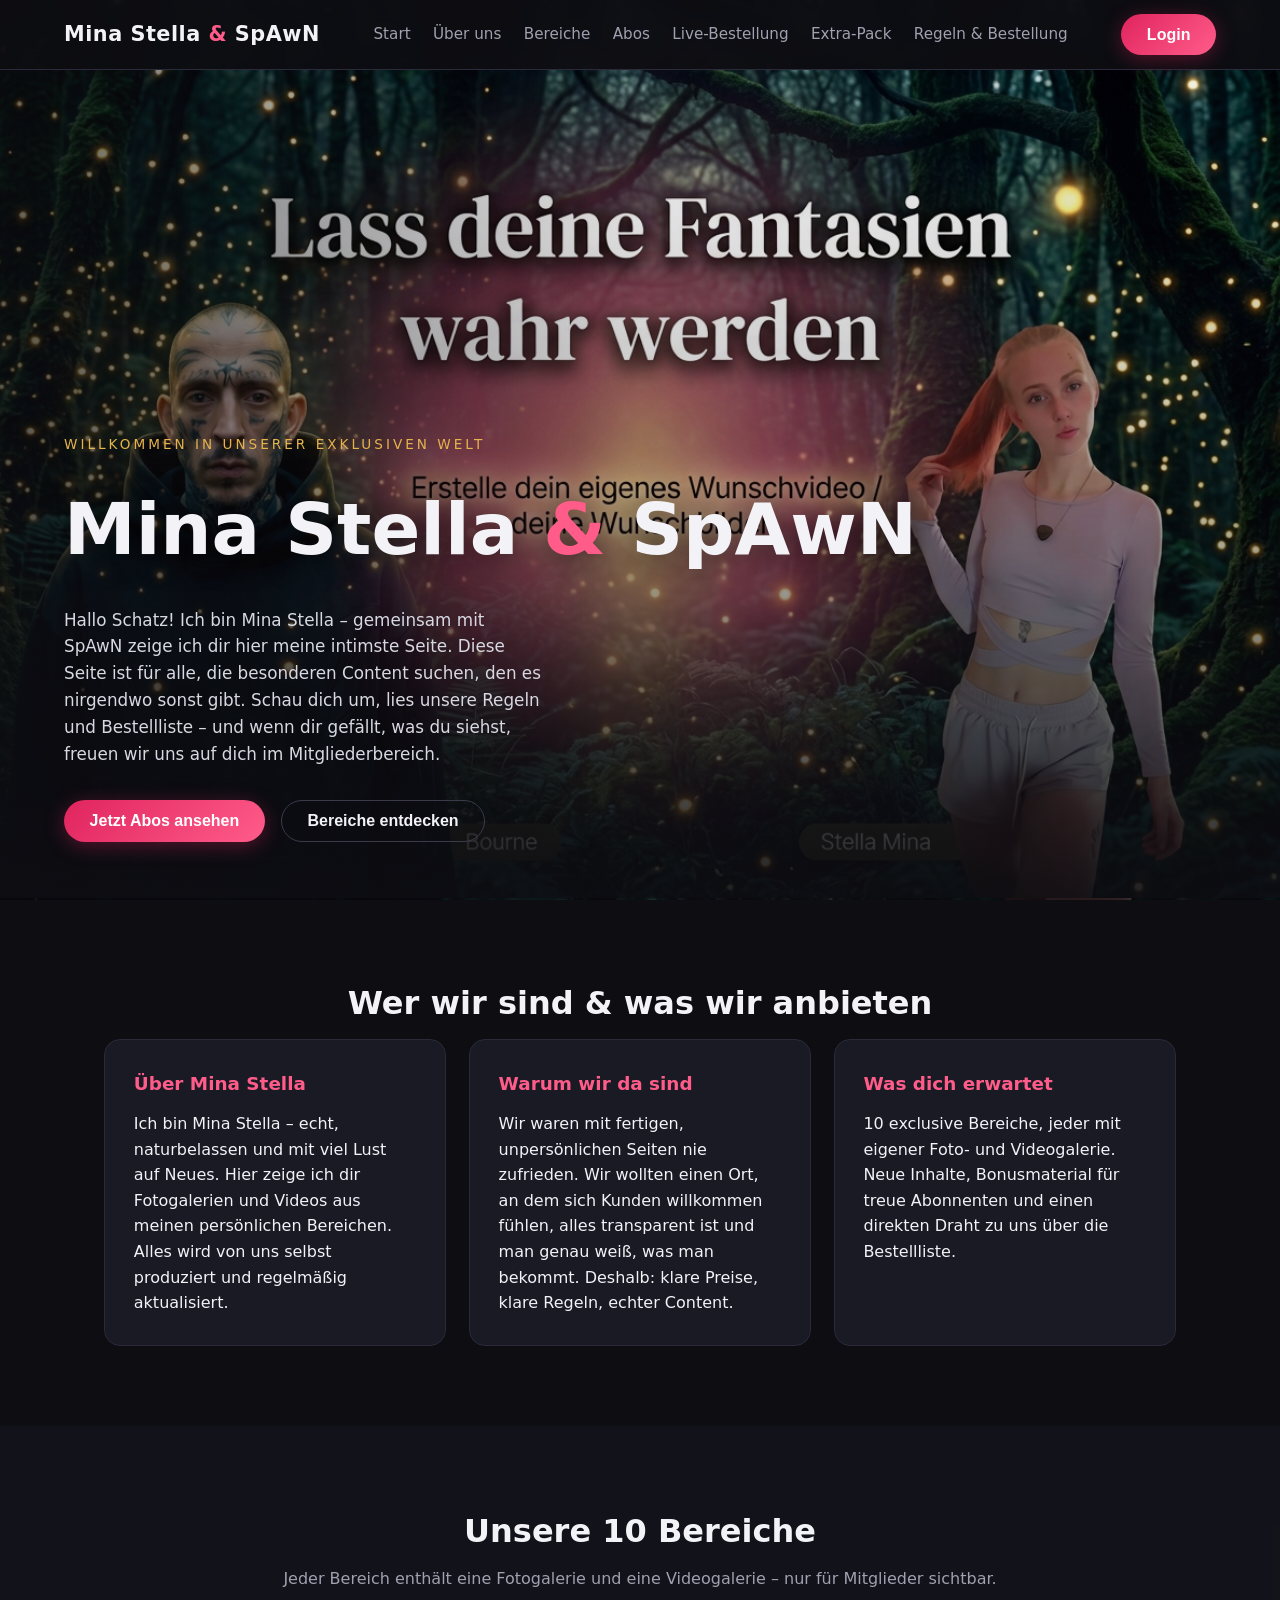
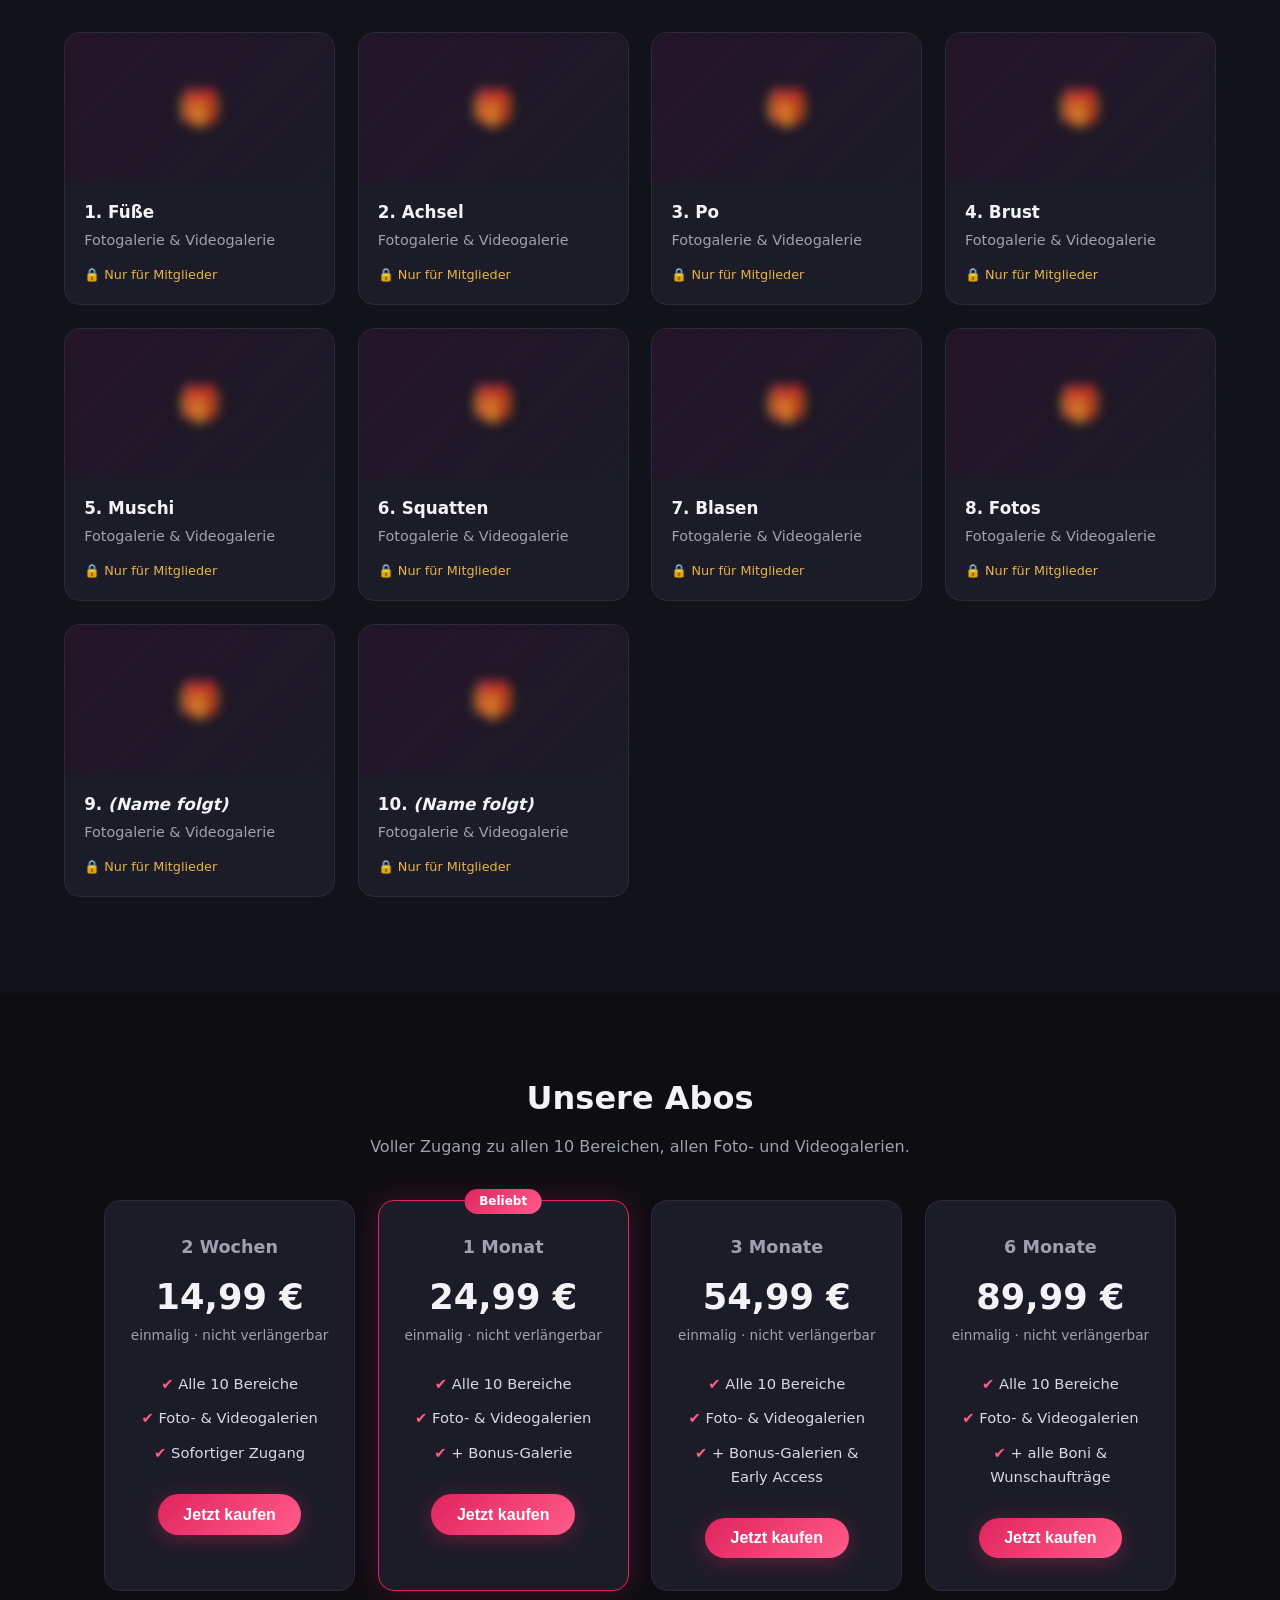
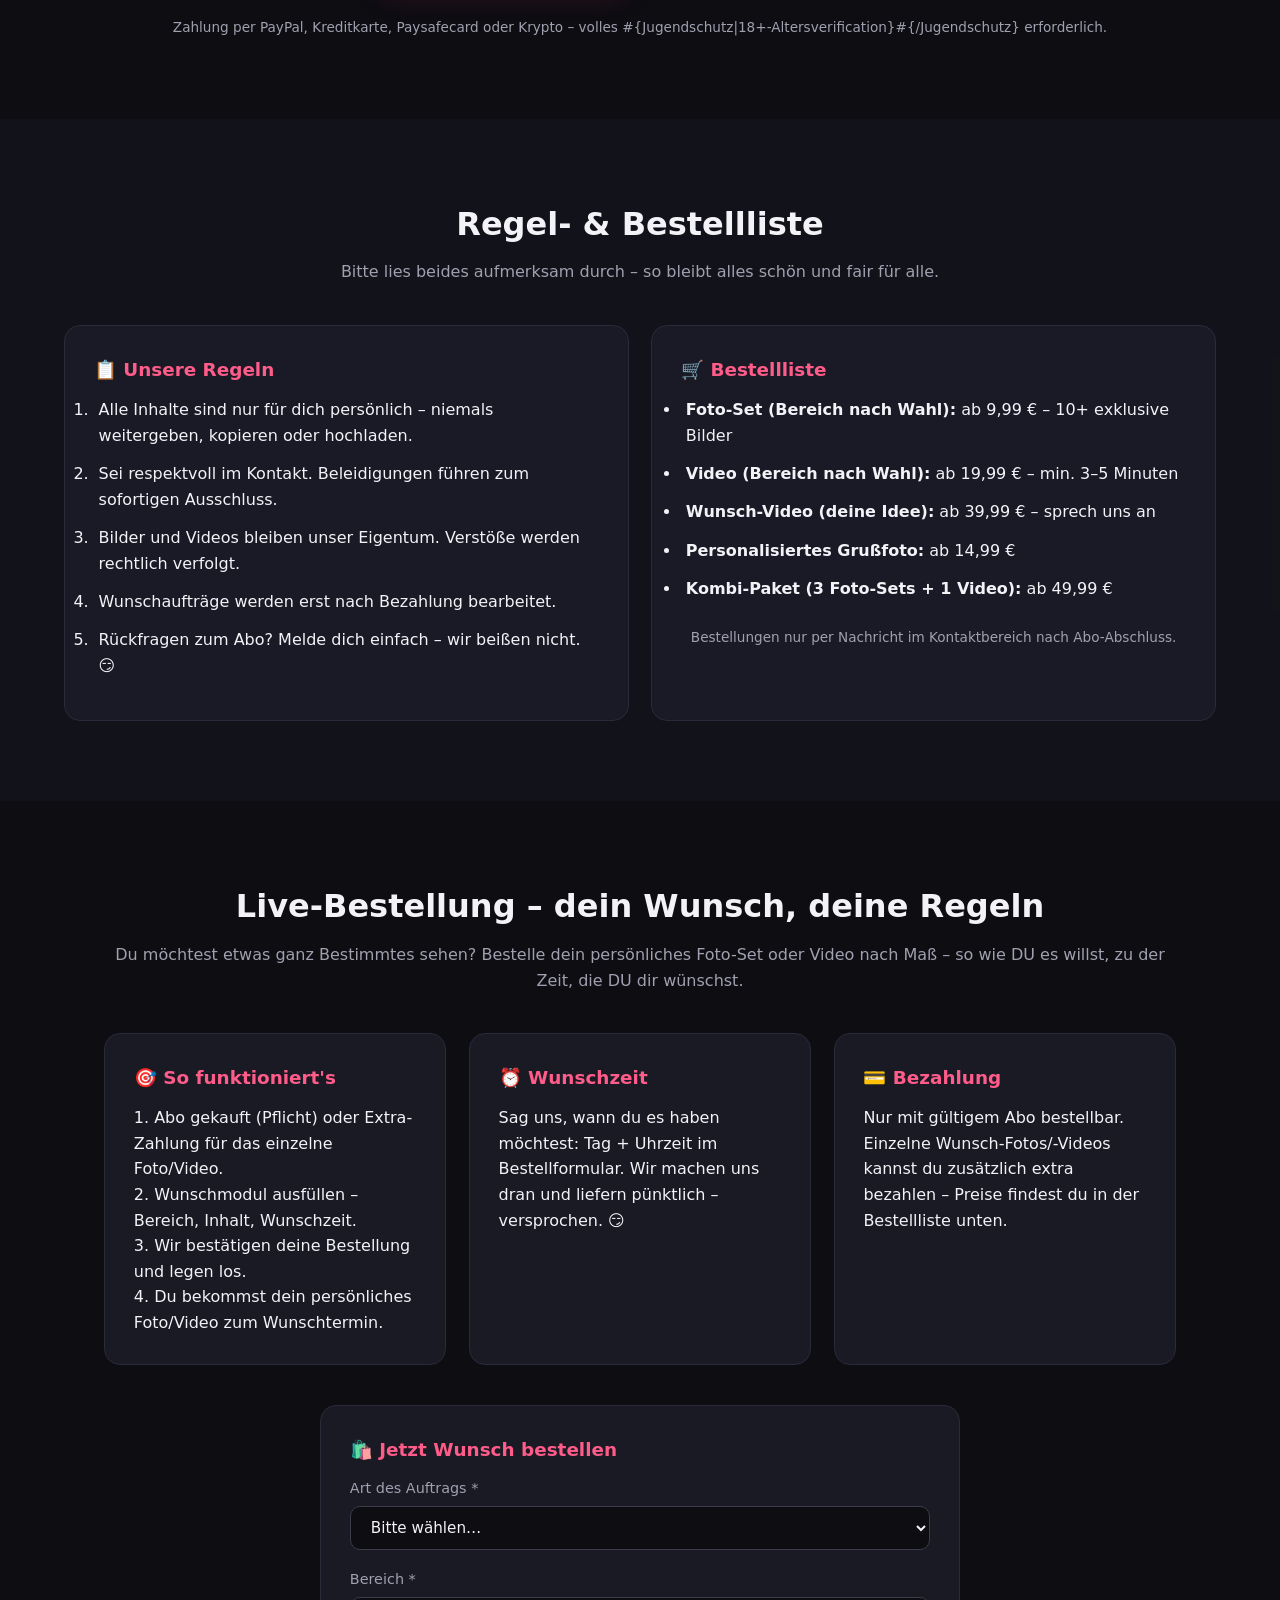
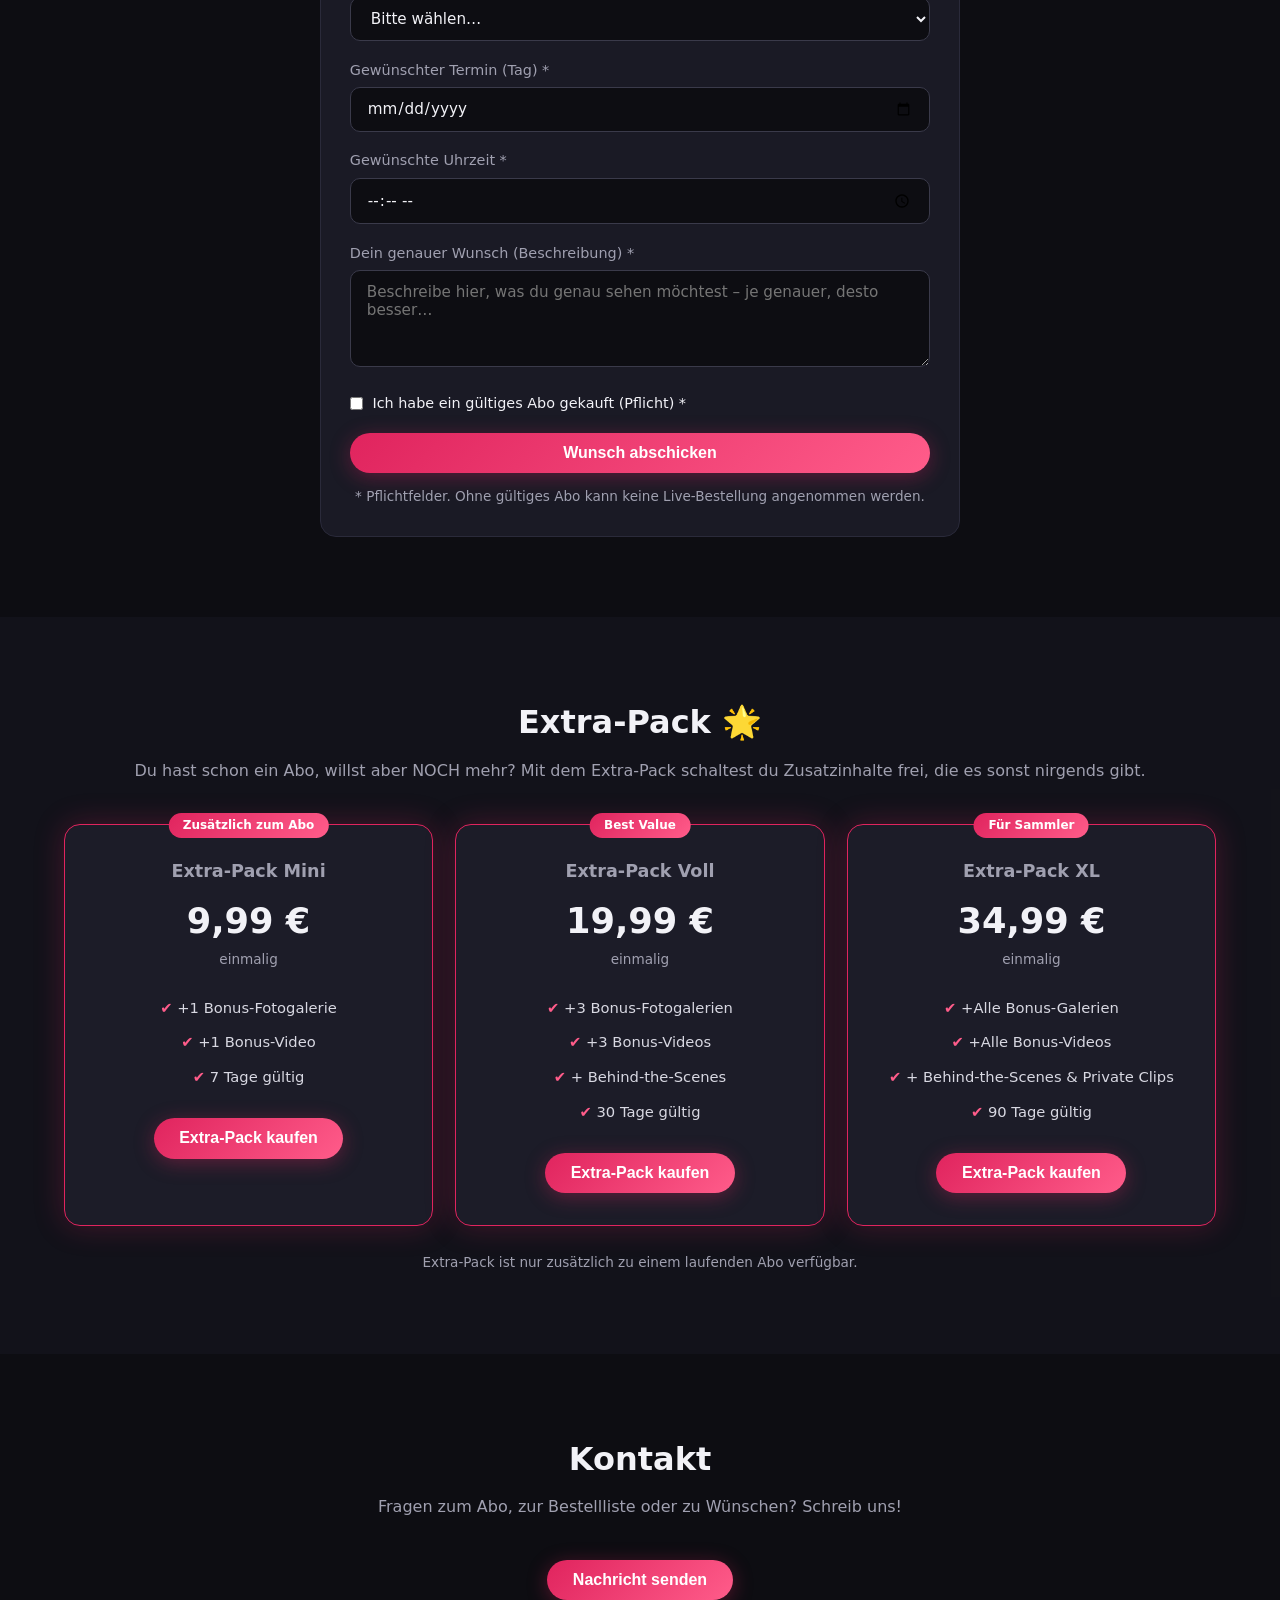
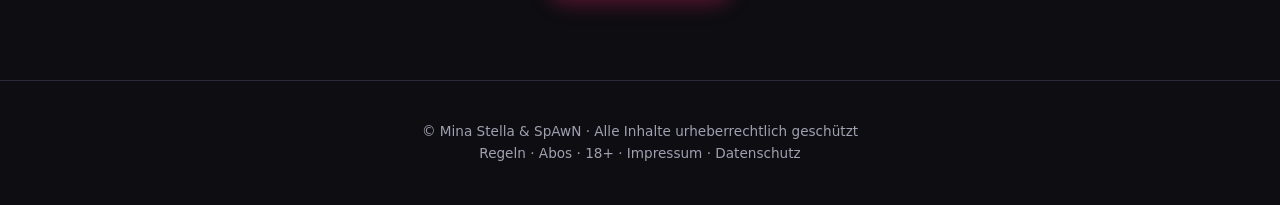
<file: index.html>
<!DOCTYPE html>
<html lang="de">
<head>
<meta charset="UTF-8">
<meta name="viewport" content="width=device-width, initial-scale=1.0">
<meta name="robots" content="noindex, nofollow">
<title>Mina Stella &amp; SpAwN – Exklusive Welt</title>
<link rel="stylesheet" href="style.css">
<script>
  // Cover-Variante aus URL (?v=1..5), Standard: 1
  (function(){
    var v = new URLSearchParams(location.search).get('v') || '1';
    var map = {
      '1':'img/cover_v1_original.jpg',
      '2':'img/cover_v2_zoom_rechts.jpg',
      '3':'img/cover_v3_zoom_links.jpg',
      '4':'img/cover_v4_leichtzoom.jpg',
      '5':'img/cover_v5_blend.jpg'
    };
    var url = map[v] || map['1'];
    var st = document.createElement('style');
    st.textContent = ".hero{background-image:linear-gradient(to top,rgba(13,13,18,0.92) 0%,rgba(13,13,18,0.25) 50%,rgba(13,13,18,0.05) 100%),linear-gradient(to right,rgba(13,13,18,0.6) 0%,rgba(13,13,18,0.0) 50%),url('"+url+"') !important;}body::before{background-image:url('"+url+"') !important;}";
    document.head.appendChild(st);
  })();
</script>
</head>
<body>

<!-- Header -->
<header class="site-header">
  <div class="logo">Mina Stella <span class="amp">&amp;</span> SpAwN</div>
  <nav>
    <a href="#start">Start</a>
    <a href="#ueber-uns">Über uns</a>
    <a href="#bereiche">Bereiche</a>
    <a href="#preise">Abos</a>
    <a href="#live-bestellung">Live-Bestellung</a>
    <a href="#extra-pack">Extra-Pack</a>
    <a href="#regeln">Regeln &amp; Bestellung</a>
  </nav>
  <button class="btn btn-primary" onclick="openModal()">Login</button>
</header>

<!-- Cover / Start -->
<section id="start" class="hero">
  <div class="hero-inner">
    <p class="hero-kicker">Willkommen in unserer exklusiven Welt</p>
    <h1>Mina Stella <span class="amp">&amp;</span> SpAwN</h1>
    <p class="hero-text">
      Hallo Schatz! Ich bin Mina Stella – gemeinsam mit SpAwN zeige ich dir hier meine intimste Seite.
      Diese Seite ist für alle, die besonderen Content suchen, den es nirgendwo sonst gibt.
      Schau dich um, lies unsere Regeln und Bestellliste – und wenn dir gefällt, was du siehst,
      freuen wir uns auf dich im Mitgliederbereich.
    </p>
    <div class="hero-buttons">
      <button class="btn btn-primary" onclick="scrollToId('preise')">Jetzt Abos ansehen</button>
      <button class="btn btn-ghost" onclick="scrollToId('bereiche')">Bereiche entdecken</button>
    </div>
  </div>
</section>

<!-- Über uns / Bestellliste-Einleitung -->
<section id="ueber-uns" class="section">
  <h2>Wer wir sind &amp; was wir anbieten</h2>
  <div class="cards">
    <div class="card">
      <h3>Über Mina Stella</h3>
      <p>
        Ich bin Mina Stella – echt, naturbelassen und mit viel Lust auf Neues. Hier zeige ich dir
        Fotogalerien und Videos aus meinen persönlichen Bereichen. Alles wird von uns selbst
        produziert und regelmäßig aktualisiert.
      </p>
    </div>
    <div class="card">
      <h3>Warum wir da sind</h3>
      <p>
        Wir waren mit fertigen, unpersönlichen Seiten nie zufrieden. Wir wollten einen Ort,
        an dem sich Kunden willkommen fühlen, alles transparent ist und man genau weiß,
        was man bekommt. Deshalb: klare Preise, klare Regeln, echter Content.
      </p>
    </div>
    <div class="card">
      <h3>Was dich erwartet</h3>
      <p>
        10 exclusive Bereiche, jeder mit eigener Foto- und Videogalerie. Neue Inhalte,
        Bonusmaterial für treue Abonnenten und einen direkten Draht zu uns über die
        Bestellliste.
      </p>
    </div>
  </div>
</section>

<!-- Bereiche -->
<section id="bereiche" class="section dark">
  <h2>Unsere 10 Bereiche</h2>
  <p class="section-sub">Jeder Bereich enthält eine Fotogalerie und eine Videogalerie – nur für Mitglieder sichtbar.</p>
  <div class="bereich-grid">
    <div class="bereich locked">
      <div class="bereich-teaser"></div>
      <h3>1. Füße</h3>
      <p>Fotogalerie &amp; Videogalerie</p>
      <span class="lock">🔒 Nur für Mitglieder</span>
    </div>
    <div class="bereich locked">
      <div class="bereich-teaser"></div>
      <h3>2. Achsel</h3>
      <p>Fotogalerie &amp; Videogalerie</p>
      <span class="lock">🔒 Nur für Mitglieder</span>
    </div>
    <div class="bereich locked">
      <div class="bereich-teaser"></div>
      <h3>3. Po</h3>
      <p>Fotogalerie &amp; Videogalerie</p>
      <span class="lock">🔒 Nur für Mitglieder</span>
    </div>
    <div class="bereich locked">
      <div class="bereich-teaser"></div>
      <h3>4. Brust</h3>
      <p>Fotogalerie &amp; Videogalerie</p>
      <span class="lock">🔒 Nur für Mitglieder</span>
    </div>
    <div class="bereich locked">
      <div class="bereich-teaser"></div>
      <h3>5. Muschi</h3>
      <p>Fotogalerie &amp; Videogalerie</p>
      <span class="lock">🔒 Nur für Mitglieder</span>
    </div>
    <div class="bereich locked">
      <div class="bereich-teaser"></div>
      <h3>6. Squatten</h3>
      <p>Fotogalerie &amp; Videogalerie</p>
      <span class="lock">🔒 Nur für Mitglieder</span>
    </div>
    <div class="bereich locked">
      <div class="bereich-teaser"></div>
      <h3>7. Blasen</h3>
      <p>Fotogalerie &amp; Videogalerie</p>
      <span class="lock">🔒 Nur für Mitglieder</span>
    </div>
    <div class="bereich locked">
      <div class="bereich-teaser"></div>
      <h3>8. Fotos</h3>
      <p>Fotogalerie &amp; Videogalerie</p>
      <span class="lock">🔒 Nur für Mitglieder</span>
    </div>
    <div class="bereich locked">
      <div class="bereich-teaser"></div>
      <h3>9. <em>(Name folgt)</em></h3>
      <p>Fotogalerie &amp; Videogalerie</p>
      <span class="lock">🔒 Nur für Mitglieder</span>
    </div>
    <div class="bereich locked">
      <div class="bereich-teaser"></div>
      <h3>10. <em>(Name folgt)</em></h3>
      <p>Fotogalerie &amp; Videogalerie</p>
      <span class="lock">🔒 Nur für Mitglieder</span>
    </div>
  </div>
</section>

<!-- Abos -->
<section id="preise" class="section">
  <h2>Unsere Abos</h2>
  <p class="section-sub">Voller Zugang zu allen 10 Bereichen, allen Foto- und Videogalerien.</p>
  <div class="pricing-grid">
    <div class="plan">
      <h3>2 Wochen</h3>
      <p class="price">14,99 €</p>
      <p class="per">einmalig · nicht verlängerbar</p>
      <ul>
        <li>Alle 10 Bereiche</li>
        <li>Foto- &amp; Videogalerien</li>
        <li>Sofortiger Zugang</li>
      </ul>
      <button class="btn btn-primary">Jetzt kaufen</button>
    </div>
    <div class="plan highlight">
      <span class="badge">Beliebt</span>
      <h3>1 Monat</h3>
      <p class="price">24,99 €</p>
      <p class="per">einmalig · nicht verlängerbar</p>
      <ul>
        <li>Alle 10 Bereiche</li>
        <li>Foto- &amp; Videogalerien</li>
        <li>+ Bonus-Galerie</li>
      </ul>
      <button class="btn btn-primary">Jetzt kaufen</button>
    </div>
    <div class="plan">
      <h3>3 Monate</h3>
      <p class="price">54,99 €</p>
      <p class="per">einmalig · nicht verlängerbar</p>
      <ul>
        <li>Alle 10 Bereiche</li>
        <li>Foto- &amp; Videogalerien</li>
        <li>+ Bonus-Galerien &amp; Early Access</li>
      </ul>
      <button class="btn btn-primary">Jetzt kaufen</button>
    </div>
    <div class="plan">
      <h3>6 Monate</h3>
      <p class="price">89,99 €</p>
      <p class="per">einmalig · nicht verlängerbar</p>
      <ul>
        <li>Alle 10 Bereiche</li>
        <li>Foto- &amp; Videogalerien</li>
        <li>+ alle Boni &amp; Wunschaufträge</li>
      </ul>
      <button class="btn btn-primary">Jetzt kaufen</button>
    </div>
  </div>
  <p class="note">Zahlung per PayPal, Kreditkarte, Paysafecard oder Krypto – volles #{Jugendschutz|18+-Altersverification}#{/Jugendschutz} erforderlich.</p>
</section>

<!-- Regeln & Bestellliste -->
<section id="regeln" class="section dark">
  <h2>Regel- &amp; Bestellliste</h2>
  <p class="section-sub">Bitte lies beides aufmerksam durch – so bleibt alles schön und fair für alle.</p>
  <div class="two-col">
    <div class="card tall">
      <h3>📋 Unsere Regeln</h3>
      <ol class="regeln">
        <li>Alle Inhalte sind nur für dich persönlich – niemals weitergeben, kopieren oder hochladen.</li>
        <li>Sei respektvoll im Kontakt. Beleidigungen führen zum sofortigen Ausschluss.</li>
        <li>Bilder und Videos bleiben unser Eigentum. Verstöße werden rechtlich verfolgt.</li>
        <li>Wunschaufträge werden erst nach Bezahlung bearbeitet.</li>
        <li>Rückfragen zum Abo? Melde dich einfach – wir beißen nicht. 😏</li>
      </ol>
    </div>
    <div class="card tall">
      <h3>🛒 Bestellliste</h3>
      <ul class="bestellliste">
        <li><strong>Foto-Set (Bereich nach Wahl):</strong> ab 9,99 € – 10+ exklusive Bilder</li>
        <li><strong>Video (Bereich nach Wahl):</strong> ab 19,99 € – min. 3–5 Minuten</li>
        <li><strong>Wunsch-Video (deine Idee):</strong> ab 39,99 € – sprech uns an</li>
        <li><strong>Personalisiertes Grußfoto:</strong> ab 14,99 €</li>
        <li><strong>Kombi-Paket (3 Foto-Sets + 1 Video):</strong> ab 49,99 €</li>
      </ul>
      <p class="note">Bestellungen nur per Nachricht im Kontaktbereich nach Abo-Abschluss.</p>
    </div>
  </div>
</section>

<!-- Live-Bestellung / Wunsch-Funktion -->
<section id="live-bestellung" class="section">
  <h2>Live-Bestellung – dein Wunsch, deine Regeln</h2>
  <p class="section-sub">
    Du möchtest etwas ganz Bestimmtes sehen? Bestelle dein persönliches Foto-Set oder Video
    nach Maß – so wie DU es willst, zu der Zeit, die DU dir wünschst.
  </p>

  <div class="cards lb-info">
    <div class="card">
      <h3>🎯 So funktioniert's</h3>
      <p>
        1. Abo gekauft (Pflicht) oder Extra-Zahlung für das einzelne Foto/Video.<br>
        2. Wunschmodul ausfüllen – Bereich, Inhalt, Wunschzeit.<br>
        3. Wir bestätigen deine Bestellung und legen los.<br>
        4. Du bekommst dein persönliches Foto/Video zum Wunschtermin.
      </p>
    </div>
    <div class="card">
      <h3>⏰ Wunschzeit</h3>
      <p>
        Sag uns, wann du es haben möchtest: Tag + Uhrzeit im Bestellformular.
        Wir machen uns dran und liefern pünktlich – versprochen. 😏
      </p>
    </div>
    <div class="card">
      <h3>💳 Bezahlung</h3>
      <p>
        Nur mit gültigem Abo bestellbar. Einzelne Wunsch-Fotos/-Videos kannst du zusätzlich
        extra bezahlen – Preise findest du in der Bestellliste unten.
      </p>
    </div>
  </div>

  <!-- Wunsch-Formular -->
  <div class="card form-card">
    <h3>🛍️ Jetzt Wunsch bestellen</h3>
    <form id="wunsch-form" onsubmit="return submitWunsch(event)">
      <div class="form-row">
        <label for="w-art">Art des Auftrags *</label>
        <select id="w-art" required>
          <option value="">Bitte wählen…</option>
          <option>Wunsch-Foto-Set (ab 9,99 €)</option>
          <option>Wunsch-Video (ab 19,99 €)</option>
          <option>Video nach meiner Idee / Maßanfertigung (ab 39,99 €)</option>
          <option>Personalisiertes Grußfoto (ab 14,99 €)</option>
          <option>Kombi-Paket (3 Foto-Sets + 1 Video, ab 49,99 €)</option>
        </select>
      </div>
      <div class="form-row">
        <label for="w-bereich">Bereich *</label>
        <select id="w-bereich" required>
          <option value="">Bitte wählen…</option>
          <option>Füße</option>
          <option>Achsel</option>
          <option>Po</option>
          <option>Brust</option>
          <option>Muschi</option>
          <option>Squatten</option>
          <option>Blasen</option>
          <option>Fotos</option>
          <option>(Bereich 9 – Name folgt)</option>
          <option>(Bereich 10 – Name folgt)</option>
          <option>Überraschung – Mina Stella entscheidet</option>
        </select>
      </div>
      <div class="form-row">
        <label for="w-datum">Gewünschter Termin (Tag) *</label>
        <input type="date" id="w-datum" required>
      </div>
      <div class="form-row">
        <label for="w-zeit">Gewünschte Uhrzeit *</label>
        <input type="time" id="w-zeit" required>
      </div>
      <div class="form-row">
        <label for="w-text">Dein genauer Wunsch (Beschreibung) *</label>
        <textarea id="w-text" rows="4" placeholder="Beschreibe hier, was du genau sehen möchtest – je genauer, desto besser…" required></textarea>
      </div>
      <div class="form-row checkbox">
        <input type="checkbox" id="w-abo" required>
        <label for="w-abo">Ich habe ein gültiges Abo gekauft (Pflicht) *</label>
      </div>
      <button type="submit" class="btn btn-primary full">Wunsch abschicken</button>
      <p class="note form-note">* Pflichtfelder. Ohne gültiges Abo kann keine Live-Bestellung angenommen werden.</p>
    </form>
  </div>
</section>

<!-- Extra-Pack -->
<section id="extra-pack" class="section dark">
  <h2>Extra-Pack 🌟</h2>
  <p class="section-sub">Du hast schon ein Abo, willst aber NOCH mehr? Mit dem Extra-Pack schaltest du Zusatzinhalte frei, die es sonst nirgends gibt.</p>
  <div class="pricing-grid">
    <div class="plan highlight">
      <span class="badge">Zusätzlich zum Abo</span>
      <h3>Extra-Pack Mini</h3>
      <p class="price">9,99 €</p>
      <p class="per">einmalig</p>
      <ul>
        <li>+1 Bonus-Fotogalerie</li>
        <li>+1 Bonus-Video</li>
        <li>7 Tage gültig</li>
      </ul>
      <button class="btn btn-primary">Extra-Pack kaufen</button>
    </div>
    <div class="plan highlight">
      <span class="badge">Best Value</span>
      <h3>Extra-Pack Voll</h3>
      <p class="price">19,99 €</p>
      <p class="per">einmalig</p>
      <ul>
        <li>+3 Bonus-Fotogalerien</li>
        <li>+3 Bonus-Videos</li>
        <li>+ Behind-the-Scenes</li>
        <li>30 Tage gültig</li>
      </ul>
      <button class="btn btn-primary">Extra-Pack kaufen</button>
    </div>
    <div class="plan highlight">
      <span class="badge">Für Sammler</span>
      <h3>Extra-Pack XL</h3>
      <p class="price">34,99 €</p>
      <p class="per">einmalig</p>
      <ul>
        <li>+Alle Bonus-Galerien</li>
        <li>+Alle Bonus-Videos</li>
        <li>+ Behind-the-Scenes &amp; Private Clips</li>
        <li>90 Tage gültig</li>
      </ul>
      <button class="btn btn-primary">Extra-Pack kaufen</button>
    </div>
  </div>
  <p class="note">Extra-Pack ist nur zusätzlich zu einem laufenden Abo verfügbar.</p>
</section>

<!-- Kontakt -->
<section id="kontakt" class="section">
  <h2>Kontakt</h2>
  <p class="section-sub">Fragen zum Abo, zur Bestellliste oder zu Wünschen? Schreib uns!</p>
  <button class="btn btn-primary">Nachricht senden</button>
</section>

<footer>
  <p>© Mina Stella &amp; SpAwN · Alle Inhalte urheberrechtlich geschützt</p>
  <p class="footer-links"><a href="#regeln">Regeln</a> · <a href="#preise">Abos</a> · 18+ · Impressum · Datenschutz</p>
</footer>

<!-- Login-Modal -->
<div id="login-modal" class="modal hidden">
  <div class="modal-box">
    <button class="close" onclick="closeModal()">&times;</button>
    <h3>Login für Mitglieder</h3>
    <form onsubmit="event.preventDefault(); alert('Login-Funktion folgt – Zugang nach Abo-Kauf.');">
      <input type="email" placeholder="E-Mail" required>
      <input type="password" placeholder="Passwort" required>
      <button type="submit" class="btn btn-primary full">Einloggen</button>
    </form>
  </div>
</div>

<script src="script.js"></script>
</body>
</html>
</file>
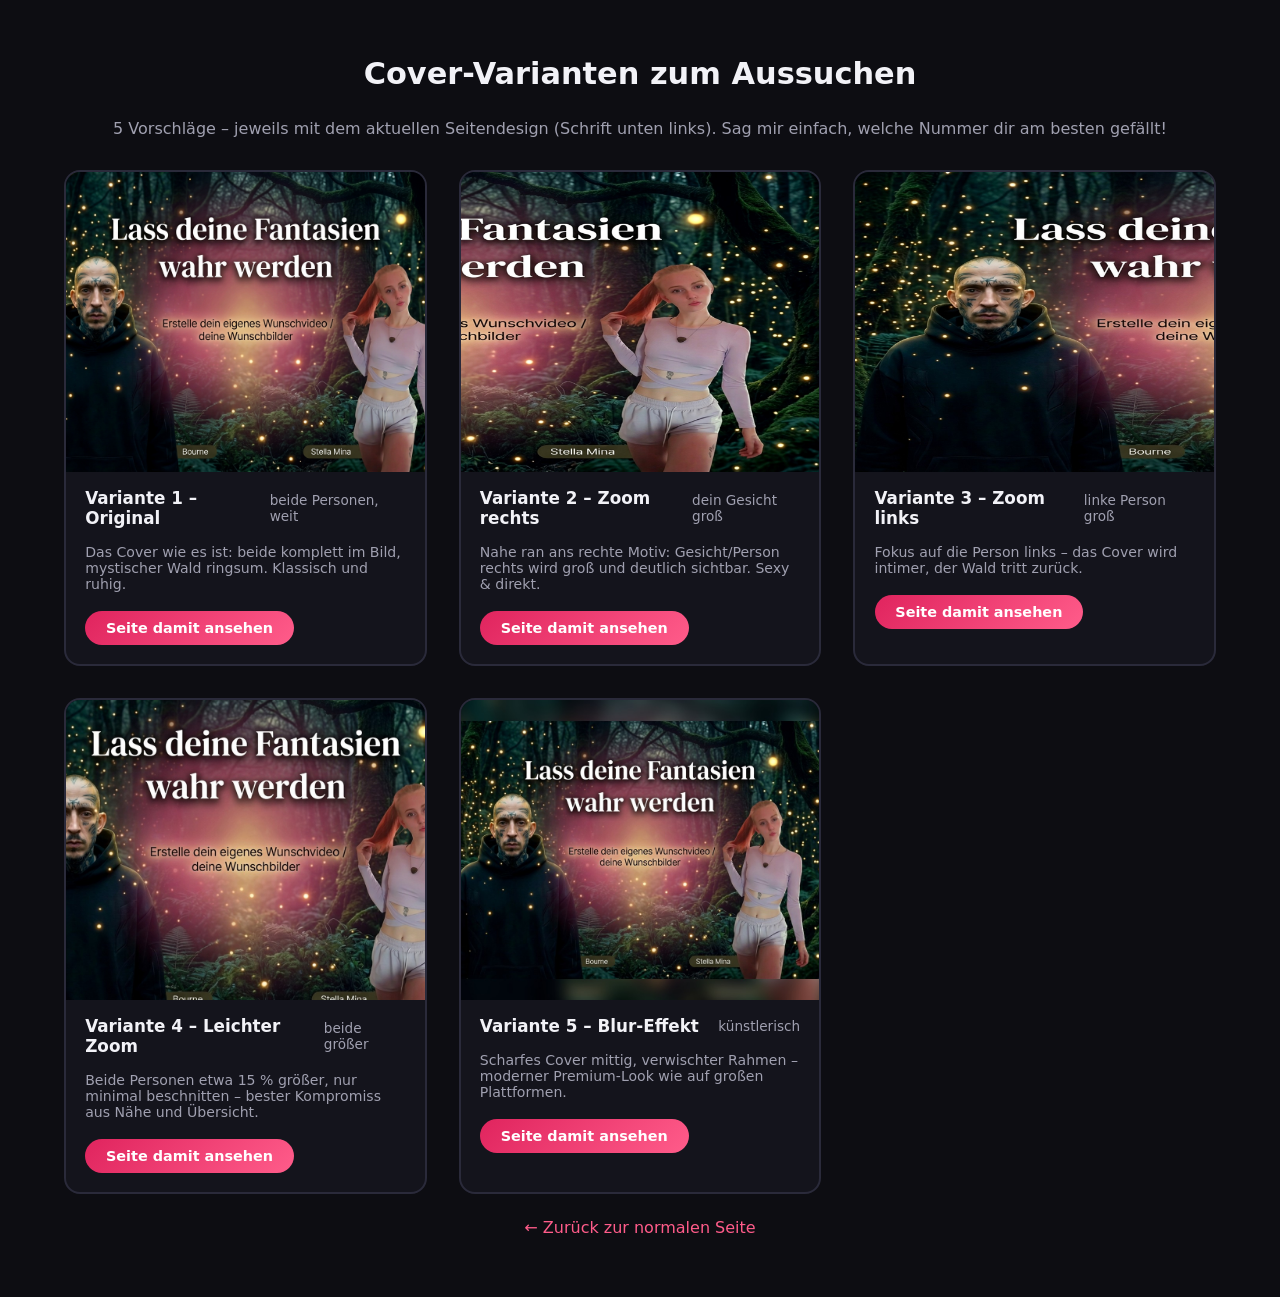
<file: varianten.html>
<!DOCTYPE html>
<html lang="de">
<head>
<meta charset="UTF-8">
<meta name="viewport" content="width=device-width, initial-scale=1.0">
<title>Cover-Varianten – Mina Stella & SpAwN</title>
<style>
body { margin:0; background:#0d0d12; color:#f2f2f7; font-family:'Segoe UI',system-ui,sans-serif; padding-bottom:60px; }
h1 { text-align:center; padding:2.2rem 1rem 0.5rem; font-size:1.9rem; }
.sub { text-align:center; color:#a0a0b0; margin:0 1rem 2rem; }
.grid { display:grid; grid-template-columns:repeat(auto-fit,minmax(340px,1fr)); gap:2rem; padding:0 5%; max-width:1400px; margin:0 auto; }
.v { background:#14141c; border:2px solid #2a2a3a; border-radius:16px; overflow:hidden; transition:border-color .2s, transform .2s; }
.v:hover { border-color:#e0245e; transform:translateY(-4px); }
.v .preview { height:300px; background-size:cover; background-position:center; position:relative; }
.v .label { padding:1rem 1.2rem; display:flex; justify-content:space-between; align-items:center; }
.v .label h3 { margin:0; font-size:1.05rem; }
.v .label span { color:#a0a0b0; font-size:0.85rem; }
.v .desc { padding:0 1.2rem 1.2rem; color:#a0a0b0; font-size:0.88rem; margin:0; }
.btn { display:inline-block; background:linear-gradient(135deg,#e0245e,#ff5c8a); color:#fff; border:none;
  border-radius:999px; padding:0.55rem 1.3rem; font-weight:600; cursor:pointer; text-decoration:none; font-size:0.9rem; margin:0 1.2rem 1.2rem; }
.back { display:block; text-align:center; color:#ff5c8a; margin:1.5rem auto 0; text-decoration:none; }
</style>
</head>
<body>
<h1>Cover-Varianten zum Aussuchen</h1>
<p class="sub">5 Vorschläge – jeweils mit dem aktuellen Seitendesign (Schrift unten links). Sag mir einfach, welche Nummer dir am besten gefällt!</p>

<div class="grid">
  <div class="v">
    <div class="preview" style="background-image:url('img/cover_v1_original.jpg')"></div>
    <div class="label"><h3>Variante 1 – Original</h3><span>beide Personen, weit</span></div>
    <p class="desc">Das Cover wie es ist: beide komplett im Bild, mystischer Wald ringsum. Klassisch und ruhig.</p>
    <a class="btn" href="index.html?v=1">Seite damit ansehen</a>
  </div>
  <div class="v">
    <div class="preview" style="background-image:url('img/cover_v2_zoom_rechts.jpg')"></div>
    <div class="label"><h3>Variante 2 – Zoom rechts</h3><span>dein Gesicht groß</span></div>
    <p class="desc">Nahe ran ans rechte Motiv: Gesicht/Person rechts wird groß und deutlich sichtbar. Sexy &amp; direkt.</p>
    <a class="btn" href="index.html?v=2">Seite damit ansehen</a>
  </div>
  <div class="v">
    <div class="preview" style="background-image:url('img/cover_v3_zoom_links.jpg')"></div>
    <div class="label"><h3>Variante 3 – Zoom links</h3><span>linke Person groß</span></div>
    <p class="desc">Fokus auf die Person links – das Cover wird intimer, der Wald tritt zurück.</p>
    <a class="btn" href="index.html?v=3">Seite damit ansehen</a>
  </div>
  <div class="v">
    <div class="preview" style="background-image:url('img/cover_v4_leichtzoom.jpg')"></div>
    <div class="label"><h3>Variante 4 – Leichter Zoom</h3><span>beide größer</span></div>
    <p class="desc">Beide Personen etwa 15 % größer, nur minimal beschnitten – bester Kompromiss aus Nähe und Übersicht.</p>
    <a class="btn" href="index.html?v=4">Seite damit ansehen</a>
  </div>
  <div class="v">
    <div class="preview" style="background-image:url('img/cover_v5_blend.jpg')"></div>
    <div class="label"><h3>Variante 5 – Blur-Effekt</h3><span>künstlerisch</span></div>
    <p class="desc">Scharfes Cover mittig, verwischter Rahmen – moderner Premium-Look wie auf großen Plattformen.</p>
    <a class="btn" href="index.html?v=5">Seite damit ansehen</a>
  </div>
</div>
<a class="back" href="index.html">← Zurück zur normalen Seite</a>
</body>
</html>
</file>
<file: style.css>
/* ============================================
   Michelle & SpAwN – Stylesheet
   ============================================ */
:root {
  --bg: #0d0d12;
  --bg2: #14141c;
  --card: #1c1c28;
  --accent: #e0245e;
  --accent2: #ff5c8a;
  --text: #f2f2f7;
  --muted: #a0a0b0;
  --gold: #e6b34d;
}

* { margin: 0; padding: 0; box-sizing: border-box; }

body {
  font-family: 'Segoe UI', system-ui, -apple-system, sans-serif;
  background: var(--bg);
  color: var(--text);
  line-height: 1.6;
  position: relative;
}
/* Cover-Bild als durchscheinender Hintergrund fuer die ganze Seite */
body::before {
  content: '';
  position: fixed;
  inset: 0;
  background: url('img/cover.jpg') center/cover no-repeat fixed;
  opacity: 0.32;
  z-index: -1;
}

/* ---------- Header ---------- */
.site-header {
  position: sticky;
  top: 0;
  z-index: 100;
  display: flex;
  align-items: center;
  justify-content: space-between;
  padding: 0.9rem 5%;
  background: rgba(13,13,18,0.85);
  backdrop-filter: blur(12px);
  border-bottom: 1px solid #2a2a3a;
}
.logo {
  font-size: 1.3rem;
  font-weight: 800;
  letter-spacing: 0.5px;
}
.amp { color: var(--accent2); }
.site-header nav { display: flex; gap: 1.4rem; }
.site-header nav a {
  color: var(--muted);
  text-decoration: none;
  font-size: 0.95rem;
  transition: color 0.2s;
}
.site-header nav a:hover { color: var(--accent2); }

/* ---------- Buttons ---------- */
.btn {
  border: none;
  border-radius: 999px;
  padding: 0.7rem 1.6rem;
  font-size: 1rem;
  font-weight: 600;
  cursor: pointer;
  transition: transform 0.15s, box-shadow 0.2s, background 0.2s;
}
.btn:hover { transform: translateY(-2px); }
.btn-primary {
  background: linear-gradient(135deg, var(--accent), var(--accent2));
  color: #fff;
  box-shadow: 0 4px 20px rgba(224,36,94,0.35);
}
.btn-primary:hover { box-shadow: 0 6px 26px rgba(224,36,94,0.5); }
.btn-ghost {
  background: transparent;
  color: var(--text);
  border: 1px solid #3a3a4a;
}
.btn-ghost:hover { border-color: var(--accent2); color: var(--accent2); }
.btn.full { width: 100%; }

/* ---------- Hero ---------- */
.hero {
  min-height: 92vh;
  display: flex;
  align-items: flex-end;
  justify-content: flex-start;
  text-align: left;
  position: relative;
  background:
    linear-gradient(to top, rgba(13,13,18,0.92) 0%, rgba(13,13,18,0.25) 50%, rgba(13,13,18,0.05) 100%),
    linear-gradient(to right, rgba(13,13,18,0.6) 0%, rgba(13,13,18,0.0) 50%),
    url('img/cover.jpg') center/cover no-repeat;
  padding: 2rem 5% 3.5rem;
}
.hero-kicker {
  text-transform: uppercase;
  letter-spacing: 3px;
  font-size: 0.85rem;
  color: var(--gold);
  margin-bottom: 1rem;
}
.hero h1 {
  font-size: clamp(2.4rem, 6vw, 4.5rem);
  font-weight: 900;
  margin-bottom: 1.2rem;
  text-shadow: 0 4px 30px rgba(0,0,0,0.6);
}
.hero-text {
  max-width: 480px;
  margin: 0 0 2rem;
  color: #d8d8e2;
  font-size: 1.05rem;
}
.hero-buttons { display: flex; gap: 1rem; flex-wrap: wrap; }

/* ---------- Sections ---------- */
.section { padding: 5rem 5%; max-width: 1200px; margin: 0 auto; }
.section.dark { max-width: none; background: rgba(20,20,28,0.88); }
.section.dark > * { max-width: 1200px; margin-left: auto; margin-right: auto; }
.section h2 {
  font-size: 2rem;
  font-weight: 800;
  text-align: center;
  margin-bottom: 0.6rem;
}
.section-sub {
  text-align: center;
  color: var(--muted);
  margin-bottom: 2.5rem;
}

/* ---------- Cards ---------- */
.cards { display: grid; grid-template-columns: repeat(auto-fit, minmax(260px, 1fr)); gap: 1.4rem; }
.card {
  background: rgba(28,28,40,0.92);
  border: 1px solid #2a2a3a;
  border-radius: 16px;
  padding: 1.8rem;
}
.card h3 { color: var(--accent2); margin-bottom: 0.8rem; font-size: 1.15rem; }
.card.tall { min-height: 100%; }

/* ---------- Bereiche ---------- */
.bereich-grid {
  display: grid;
  grid-template-columns: repeat(auto-fill, minmax(240px, 1fr));
  gap: 1.4rem;
  margin-bottom: 1rem;
}
.bereich {
  background: var(--card);
  border: 1px solid #2a2a3a;
  border-radius: 16px;
  overflow: hidden;
  transition: transform 0.2s, border-color 0.2s;
  position: relative;
}
.bereich:hover { transform: translateY(-4px); border-color: var(--accent); }
.bereich-teaser {
  height: 150px;
  background: linear-gradient(135deg, #241428, #1a1a26);
  position: relative;
}
.bereich-teaser::after {
  content: '🎁';
  position: absolute;
  inset: 0;
  display: flex;
  align-items: center;
  justify-content: center;
  font-size: 2.2rem;
  filter: blur(0);
  opacity: 0.85;
}
.bereich.locked .bereich-teaser::after { filter: blur(6px); }
.bereich h3 { padding: 1rem 1.2rem 0.2rem; font-size: 1.05rem; }
.bereich p { padding: 0 1.2rem; color: var(--muted); font-size: 0.9rem; }
.bereich .lock {
  display: inline-block;
  margin: 0.8rem 1.2rem 1.2rem;
  font-size: 0.8rem;
  color: var(--gold);
}

/* ---------- Pricing ---------- */
.pricing-grid {
  display: grid;
  grid-template-columns: repeat(auto-fit, minmax(230px, 1fr));
  gap: 1.4rem;
}
.plan {
  background: var(--card);
  border: 1px solid #2a2a3a;
  border-radius: 16px;
  padding: 2rem 1.5rem;
  text-align: center;
  position: relative;
  transition: transform 0.2s, border-color 0.2s;
}
.plan:hover { transform: translateY(-4px); }
.plan.highlight { border-color: var(--accent); box-shadow: 0 0 30px rgba(224,36,94,0.25); }
.plan .badge {
  position: absolute;
  top: -12px;
  left: 50%;
  transform: translateX(-50%);
  background: linear-gradient(135deg, var(--accent), var(--accent2));
  color: #fff;
  padding: 0.2rem 0.9rem;
  border-radius: 999px;
  font-size: 0.75rem;
  font-weight: 700;
}
.plan h3 { font-size: 1.1rem; color: var(--muted); margin-bottom: 0.5rem; }
.plan .price { font-size: 2.2rem; font-weight: 900; color: var(--text); }
.plan .per { color: var(--muted); font-size: 0.85rem; margin-bottom: 1.2rem; }
.plan ul { list-style: none; margin-bottom: 1.5rem; }
.plan ul li { padding: 0.35rem 0; color: #d8d8e2; font-size: 0.92rem; }
.plan ul li::before { content: '✔ '; color: var(--accent2); }

.note { text-align: center; color: var(--muted); font-size: 0.85rem; margin-top: 1.6rem; }

/* ---------- Regeln & Bestellliste ---------- */
.two-col { display: grid; grid-template-columns: repeat(auto-fit, minmax(300px, 1fr)); gap: 1.4rem; }
.regeln li, .bestellliste li { margin-bottom: 0.8rem; padding-left: 0.3rem; }

/* ---------- Kontakt ---------- */
#kontakt { text-align: center; }

/* ---------- Footer ---------- */
footer {
  padding: 2.5rem 5%;
  text-align: center;
  color: var(--muted);
  font-size: 0.85rem;
  border-top: 1px solid #2a2a3a;
}
.footer-links a { color: var(--muted); text-decoration: none; }
.footer-links a:hover { color: var(--accent2); }

/* ---------- Modal ---------- */
.modal {
  position: fixed;
  inset: 0;
  background: rgba(0,0,0,0.7);
  display: flex;
  align-items: center;
  justify-content: center;
  z-index: 200;
}
.modal.hidden { display: none; }
.modal-box {
  background: var(--card);
  border: 1px solid #3a3a4a;
  border-radius: 16px;
  padding: 2.2rem;
  width: min(380px, 90vw);
  position: relative;
}
.modal-box h3 { margin-bottom: 1.2rem; }
.modal-box .close {
  position: absolute;
  top: 0.7rem;
  right: 1rem;
  background: none;
  border: none;
  color: var(--muted);
  font-size: 1.6rem;
  cursor: pointer;
}
.modal-box input {
  width: 100%;
  padding: 0.75rem 1rem;
  margin-bottom: 0.9rem;
  border-radius: 10px;
  border: 1px solid #3a3a4a;
  background: var(--bg);
  color: var(--text);
  font-size: 0.95rem;
}

/* ---------- Live-Bestellung Formular ---------- */
.card.form-card {
  max-width: 640px;
  margin: 2.5rem auto 0;
}
.form-row { margin-bottom: 1.1rem; }
.form-row label {
  display: block;
  margin-bottom: 0.35rem;
  font-size: 0.9rem;
  color: var(--muted);
}
.form-row select,
.form-row input[type="date"],
.form-row input[type="time"],
.form-row textarea {
  width: 100%;
  padding: 0.7rem 1rem;
  border-radius: 10px;
  border: 1px solid #3a3a4a;
  background: var(--bg);
  color: var(--text);
  font-size: 0.95rem;
  font-family: inherit;
}
.form-row textarea { resize: vertical; }
.form-row select:focus,
.form-row input:focus,
.form-row textarea:focus {
  outline: none;
  border-color: var(--accent2);
}
.form-row.checkbox {
  display: flex;
  align-items: center;
  gap: 0.6rem;
}
.form-row.checkbox input { width: auto; }
.form-row.checkbox label { margin-bottom: 0; color: var(--text); }
.form-note { margin-top: 0.8rem; }
.lb-info { margin-bottom: 0; }

/* ---------- Responsive ---------- */
@media (max-width: 760px) {
  .site-header nav { display: none; }
  .hero { min-height: 80vh; }
}
</file>
